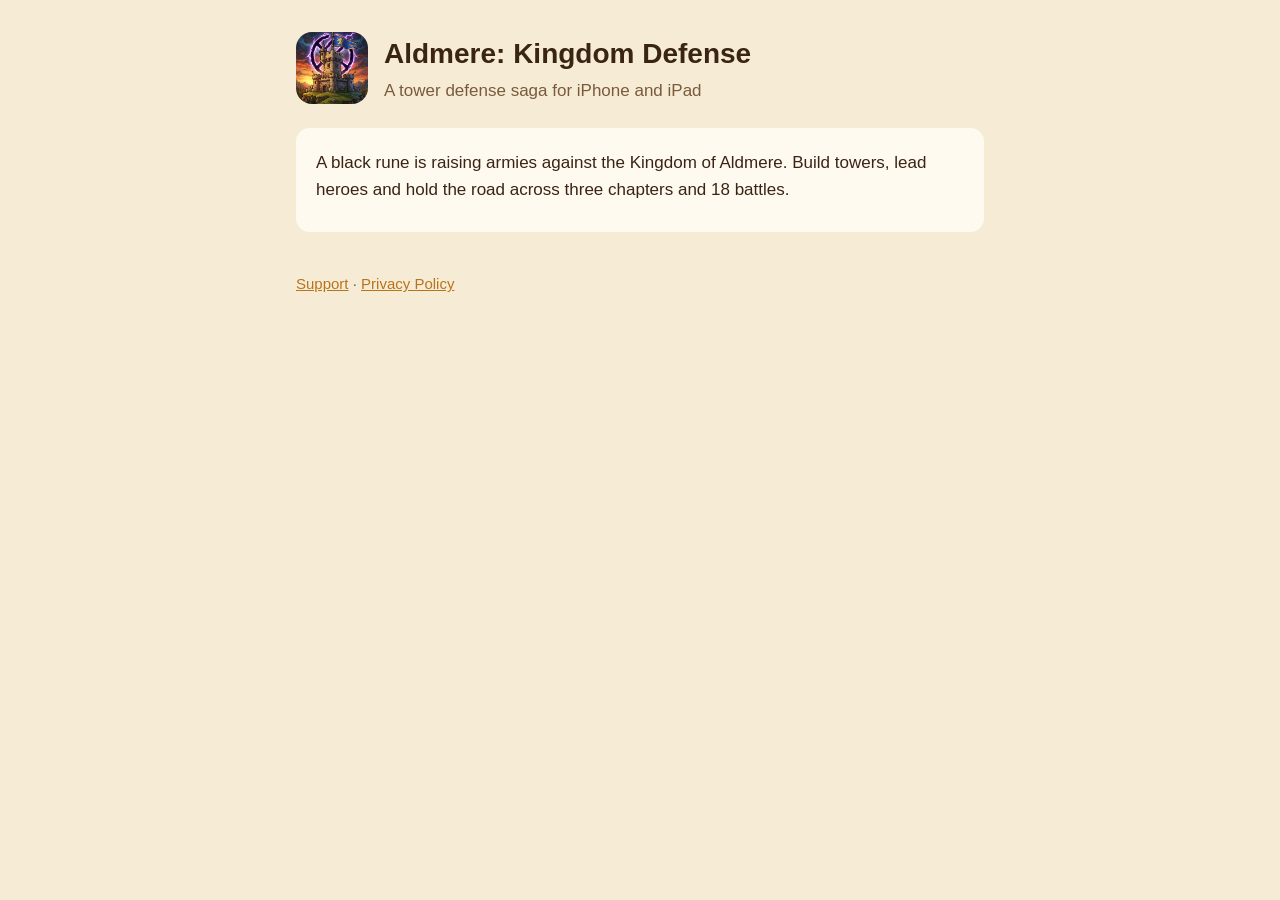
<file: index.html>
<!doctype html><html lang="en"><head><meta charset="utf-8"><meta name="viewport" content="width=device-width,initial-scale=1">
<title>Aldmere: Kingdom Defense</title><link rel="stylesheet" href="style.css"></head><body><main>
<header><img src="icon.png" alt=""><div><h1>Aldmere: Kingdom Defense</h1><p class="sub">A tower defense saga for iPhone and iPad</p></div></header>
<div class="card"><p>A black rune is raising armies against the Kingdom of Aldmere. Build towers, lead heroes and hold the road across three chapters and 18 battles.</p></div>
<nav><a href="support.html">Support</a> · <a href="privacy.html">Privacy Policy</a></nav></main></body></html>
</file>
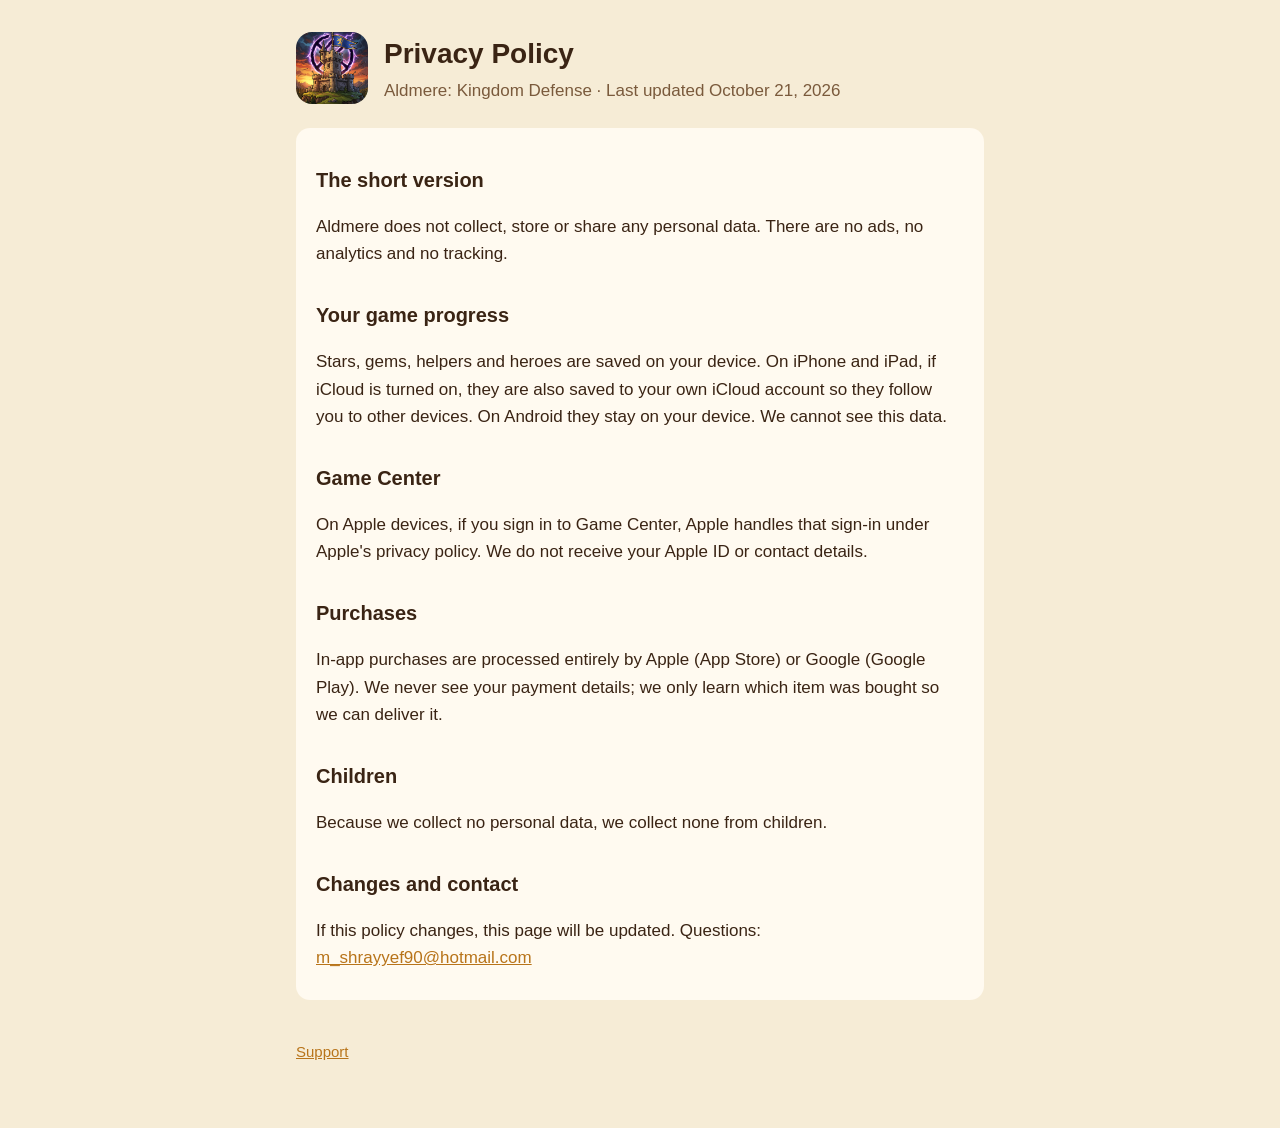
<file: privacy.html>
<!doctype html><html lang="en"><head><meta charset="utf-8"><meta name="viewport" content="width=device-width,initial-scale=1">
<title>Aldmere Privacy Policy</title><link rel="stylesheet" href="style.css"></head><body><main>
<header><img src="icon.png" alt=""><div><h1>Privacy Policy</h1><p class="sub">Aldmere: Kingdom Defense · Last updated October 21, 2026</p></div></header>
<div class="card">
<h2>The short version</h2>
<p>Aldmere does not collect, store or share any personal data. There are no ads, no analytics and no tracking.</p>
<h2>Your game progress</h2>
<p>Stars, gems, helpers and heroes are saved on your device. On iPhone and iPad, if iCloud is turned on, they are also saved to your own iCloud account so they follow you to other devices. On Android they stay on your device. We cannot see this data.</p>
<h2>Game Center</h2>
<p>On Apple devices, if you sign in to Game Center, Apple handles that sign-in under Apple's privacy policy. We do not receive your Apple ID or contact details.</p>
<h2>Purchases</h2>
<p>In-app purchases are processed entirely by Apple (App Store) or Google (Google Play). We never see your payment details; we only learn which item was bought so we can deliver it.</p>
<h2>Children</h2>
<p>Because we collect no personal data, we collect none from children.</p>
<h2>Changes and contact</h2>
<p>If this policy changes, this page will be updated. Questions: <a href="mailto:m_shrayyef90@hotmail.com">m_shrayyef90@hotmail.com</a></p>
</div><nav><a href="support.html">Support</a></nav></main></body></html>
</file>
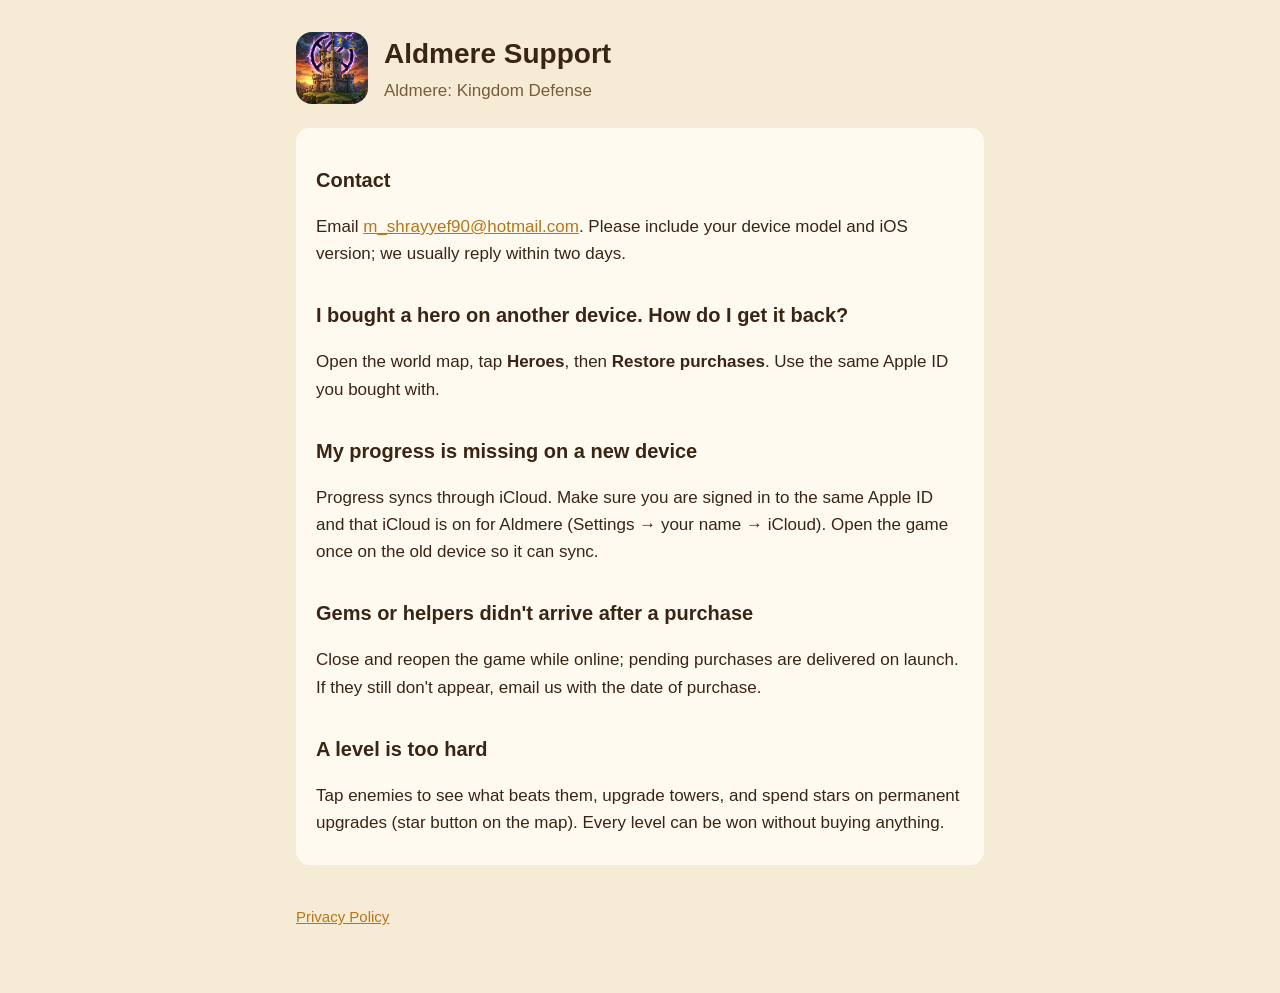
<file: support.html>
<!doctype html><html lang="en"><head><meta charset="utf-8"><meta name="viewport" content="width=device-width,initial-scale=1">
<title>Aldmere Support</title><link rel="stylesheet" href="style.css"></head><body><main>
<header><img src="icon.png" alt=""><div><h1>Aldmere Support</h1><p class="sub">Aldmere: Kingdom Defense</p></div></header>
<div class="card">
<h2>Contact</h2>
<p>Email <a href="mailto:m_shrayyef90@hotmail.com">m_shrayyef90@hotmail.com</a>. Please include your device model and iOS version; we usually reply within two days.</p>
<h2>I bought a hero on another device. How do I get it back?</h2>
<p>Open the world map, tap <b>Heroes</b>, then <b>Restore purchases</b>. Use the same Apple ID you bought with.</p>
<h2>My progress is missing on a new device</h2>
<p>Progress syncs through iCloud. Make sure you are signed in to the same Apple ID and that iCloud is on for Aldmere (Settings → your name → iCloud). Open the game once on the old device so it can sync.</p>
<h2>Gems or helpers didn't arrive after a purchase</h2>
<p>Close and reopen the game while online; pending purchases are delivered on launch. If they still don't appear, email us with the date of purchase.</p>
<h2>A level is too hard</h2>
<p>Tap enemies to see what beats them, upgrade towers, and spend stars on permanent upgrades (star button on the map). Every level can be won without buying anything.</p>
</div><nav><a href="privacy.html">Privacy Policy</a></nav></main></body></html>
</file>
<file: style.css>
:root { --bg: #f6ecd6; --ink: #3a2414; --muted: #7a5a3c; --card: #fffaf0; --accent: #b8741a; }
@media (prefers-color-scheme: dark) { :root { --bg: #1d140d; --ink: #f3e6cf; --muted: #c4a77f; --card: #2a1d13; --accent: #f0b04a; } }
* { box-sizing: border-box; }
body { margin: 0; background: var(--bg); color: var(--ink); font: 17px/1.6 -apple-system, BlinkMacSystemFont, "Segoe UI", sans-serif; }
main { max-width: 720px; margin: 0 auto; padding: 32px 16px 64px; }
header { display: flex; align-items: center; gap: 16px; margin-bottom: 24px; }
header img { width: 72px; height: 72px; border-radius: 16px; }
h1 { font-size: 28px; margin: 0; } h2 { font-size: 20px; margin-top: 32px; }
.sub { color: var(--muted); margin: 0; }
.card { background: var(--card); border-radius: 14px; padding: 4px 20px 12px; margin-top: 16px; }
a { color: var(--accent); } nav { margin-top: 40px; color: var(--muted); font-size: 15px; }
</file>
